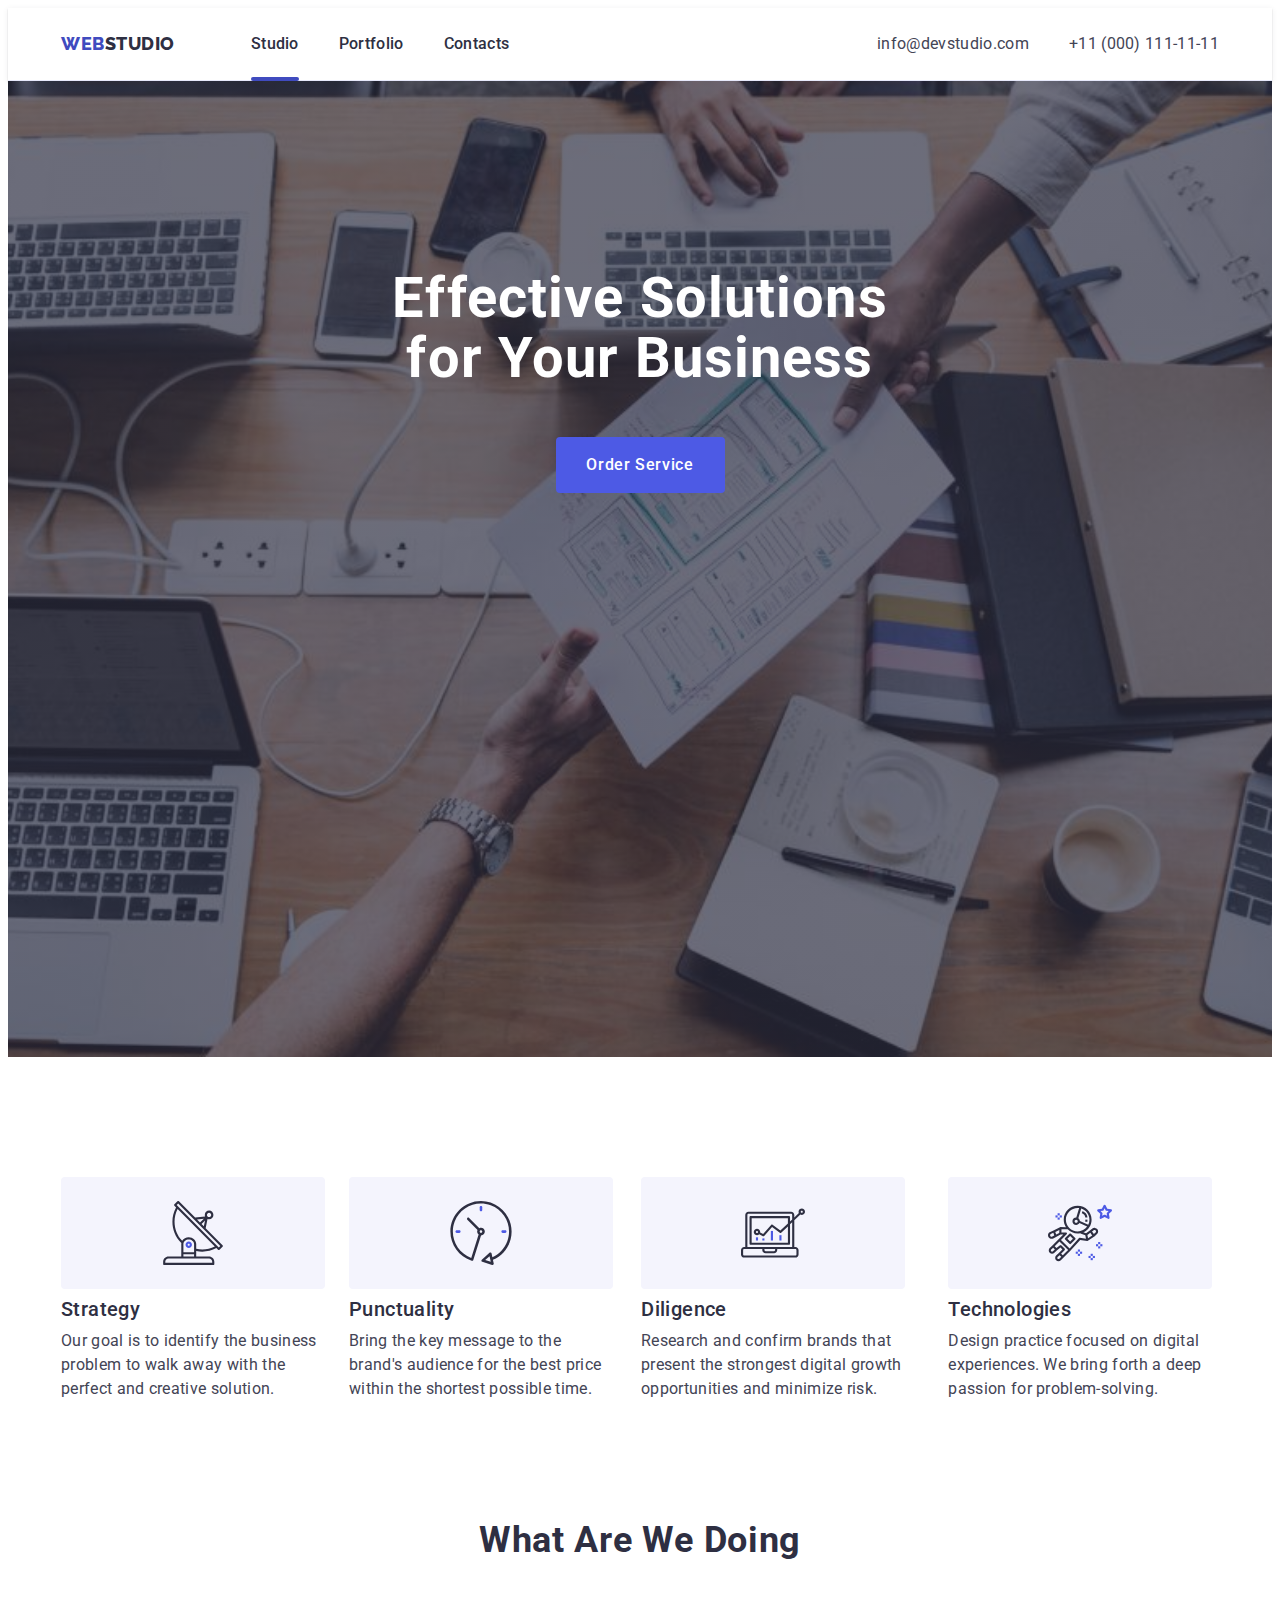
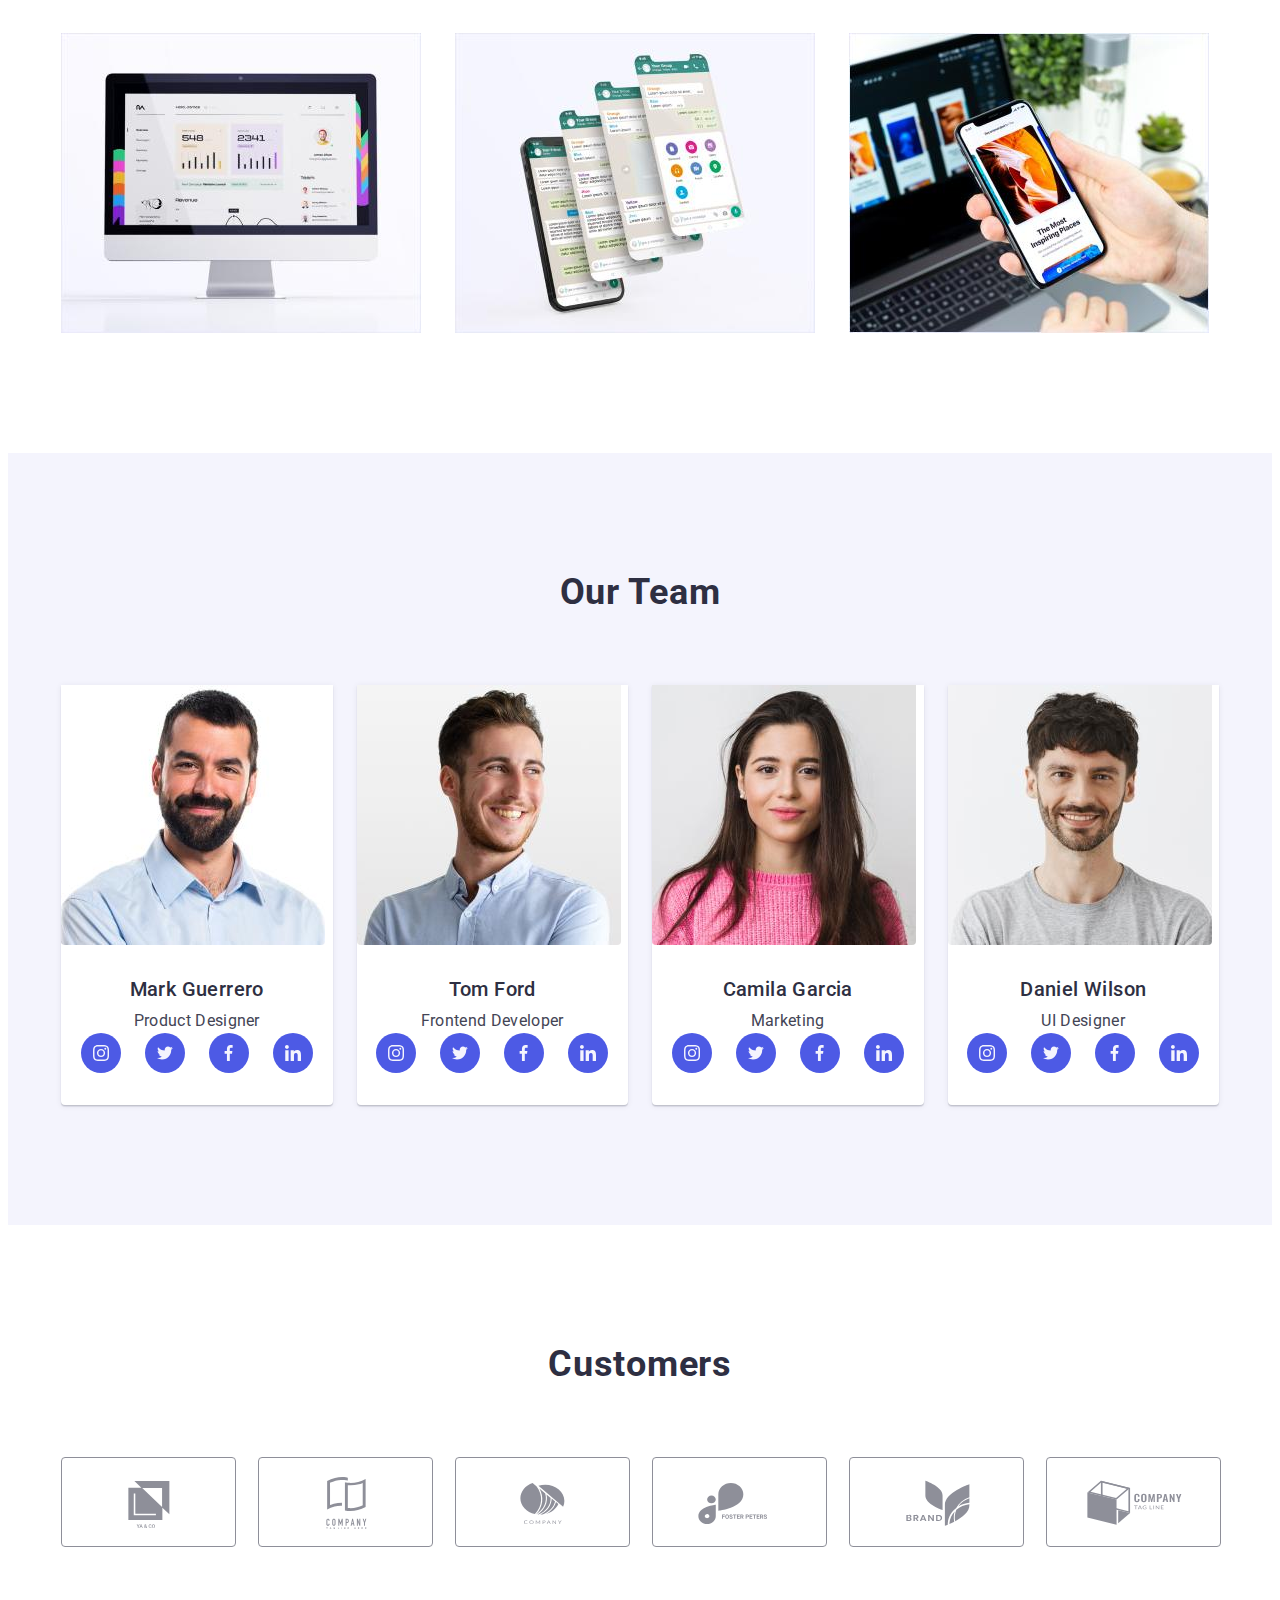
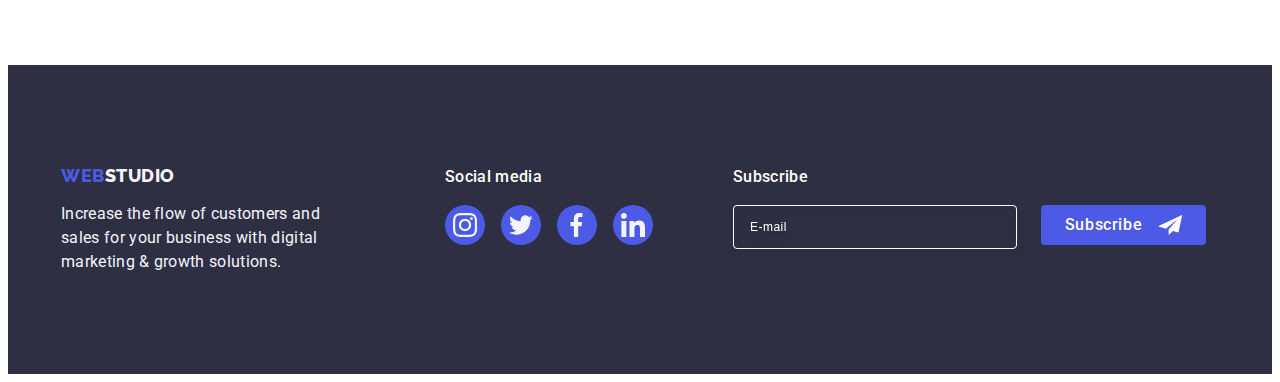
<file: index.html>
<!DOCTYPE html>
<html lang="en">
<head>
    <meta charset="UTF-8">
    <meta http-equiv="X-UA-Compatible" content="IE=edge">
    <meta name="viewport" content="width=device-width, initial-scale=1.0">
<link rel="preconnect" href="https://fonts.googleapis.com">
<link rel="preconnect" href="https://fonts.gstatic.com" crossorigin>
<link href="https://fonts.googleapis.com/css2?family=Roboto:wght@400;500;700;900&display=swap" rel="stylesheet">

<link rel="preconnect" href="https://fonts.googleapis.com">
<link rel="preconnect" href="https://fonts.gstatic.com" crossorigin>
<link href="https://fonts.googleapis.com/css2?family=Raleway:wght@800&display=swap" rel="stylesheet">

    <title> WebStudio</title>

    <link rel="stylesheet" href="https://cdnjs.cloudflare.com/ajax/libs/modern-normalize/2.0.0/modern-normalize.min.css"
        integrity="sha512-4xo8blKMVCiXpTaLzQSLSw3KFOVPWhm/TRtuPVc4WG6kUgjH6J03IBuG7JZPkcWMxJ5huwaBpOpnwYElP/m6wg=="
        crossorigin="anonymous" referrerpolicy="no-referrer">

    <link rel="stylesheet" href="./css/style.css">
</head>
<body>

    <header class="header">
        <div class="header-div container">
        
        <nav class="header-nav">
            <a href="./index.html" class="header-logo link"> Web<span class="title-blue">Studio</span></a>
    
    
            <ul class="header-menu list">
                <li class="header-menu-item"><a href="./index.html" class="header-menu-link link current">Studio</a></li>
                <li class="header-menu-item"><a href="./portfolio.html" class="header-menu-link link">Portfolio</a></li>
                <li class="header-menu-item"><a href="" class="header-menu-link link">Contacts</a></li>
    
            </ul>
        </nav>
        <address class="header-adddres">
    
            <ul class="header-contact list ">
                <li class="header-contact-item "><a href="mailto:info@devstudio.com"
                        class="header-contact-link link">info@devstudio.com</a>
                </li>
                <li class="header-contact-item "><a href="tel:+110001111111" class="header-contact-link link">+11 (000)
                        111-11-11</a>
    
                </li>
            </ul>
        </address>
        </div>
    </header>


    <main>
        <section id="home" class="hero">
            <div class="container">
            <h1 class="hero-title">Effective Solutions
            for Your Business</h1>
            <button 
                type="button" class="hero-buton" data-modal-open><data-modal-open>Order Service</data-modal-open></button>
        </div>
        </section>
        <section class="section-two">
            <div class="container">
            <h2 class="visually-hidden">title</h2>
            <ul class="section-two-ul list">
                <li class="section-two-list">
                    
                    <div class="section-wo-im">
                        <svg width="64" height="64">
                            <use href="./images/icons.svg#icon-antena"></use>
                        </svg>
                    </div>
                    <h3 class="main-secondtitle">Strategy</h3>
                    <p class="main-second-content">Our goal is to identify the business
                    problem to walk away with the perfect and creative solution.</p>
                </li>
            
                <li class="section-two-list">
                    <div class="section-wo-im">
                        <svg width="64" height="64">
                            <use href="./images/icons.svg#icon-clock"></use>
                        </svg>
                    </div>
                    <h3 class="main-secondtitle">Punctuality</h3>
                    <p class="main-second-content">Bring the key message to the brand's audience for the best price within the shortest possible time.</p>
                </li>
    
                <li class="section-two-list">
                    <div class="section-wo-im">
                        <svg width="64" height="64">
                            <use href="./images/icons.svg#icon-diagram"></use>
                        </svg>
                    </div>
                    <h3 class="main-secondtitle">Diligence</h3>
                    <p class="main-second-content">Research and confirm brands that present the strongest digital growth opportunities and minimize risk.</p>
                </li>
                <li class="section-two-list">
                <div class="section-wo-im">
                    <svg width="64" height="64">
                        <use href="./images/icons.svg#icon-astronaut"></use>
                    </svg>
                </div>
                    <h3 class="main-secondtitle">Technologies</h3>
                    <p class="main-second-content">Design practice focused on digital experiences. We bring forth a deep passion for problem-solving.</p>
                </li>
            
            </ul>
            </div>
        </section>
        <section class="section-three">
            <div class="container">
            <h2 class="section-title">What are we doing</h2>
            <ul class="section-ul list">
                <li class="section-list">
                    <img src="./images/im1.jpg" alt="im1" width="360">
                    
                </li>
                <li class="section-list">
                    <img src="./images/im2.jpg" alt="im2" width="360">
                    
                </li>
                <li class="section-list">
                    <img src="./images/im3.jpg" alt="im3" width="360">
                   
                </li>
               
            </ul>
            </div>
        </section>
        <section class="section-four">
            <div class="container">
            <h2 class="section-four-title">Our Team</h2>
                <ul class="section-four-ul list">
                    <li class="li-section">
                        
                        <img src="./images/im4.jpg" class="im-sec-for" alt="Mark Guerrero" width="264" >
                        <div class="four-div">
                        <h3 class="section-four-secondtitle">Mark Guerrero</h3>
                        <p class="section-four-text">Product Designer </p>
                        <ul class="four-ul">
                            <li class="four-li">
                                <a class="four-a" href="./">
                                <svg class="section-four-icon" width="16" height="16">
                                    <use href="./images/icons.svg#icon-insta"></use>
                                </svg>
                                </a>
                            </li>
                        
                        
                            <li class="four-li">
                                <a class="four-a" href="./">
                                    <svg class="section-four-icon" width="16" height="16">
                                        <use href="./images/icons.svg#icon-twitter"></use>
                                    </svg>
                                </a>
                            </li>
                        
                        
                            <li class="four-li">
                                <a class="four-a" href="./">
                                    <svg class="section-four-icon" width="16" height="16">
                                        <use href="./images/icons.svg#icon-facebook"></use>
                                    </svg>
                                </a>
                            </li>
                        
                            
                                <li class="four-li">
                                    <a class="four-a" href="./">
                                        <svg class="section-four-icon" width="16" height="16">
                                            <use href="./images/icons.svg#icon-in"></use>
                                        </svg>
                                    </a>
                                </li>
                            
                        </ul>
                         
                        


                    </div>
                    </li>
                    <li class="li-section">

                        <img src="./images/im5.jpg" class="im-sec-for" alt="Tom Ford" width="264">
                        <div class="four-div">
                        <h3 class="section-four-secondtitle">Tom Ford</h3>
                        <p class="section-four-text">Frontend Developer</p>
                        <ul class="four-ul">
                            <li class="four-li">
                                <a class="four-a" href="./">
                                    <svg class="section-four-icon" width="16" height="16">
                                        <use href="./images/icons.svg#icon-insta"></use>
                                    </svg>
                                </a>
                            </li>
                        
                        
                            <li class="four-li">
                                <a class="four-a" href="./">
                                    <svg class="section-four-icon" width="16" height="16">
                                        <use href="./images/icons.svg#icon-twitter"></use>
                                    </svg>
                                </a>
                            </li>
                        
                        
                            <li class="four-li">
                                <a class="four-a" href="./">
                                    <svg class="section-four-icon" width="16" height="16">
                                        <use href="./images/icons.svg#icon-facebook"></use>
                                    </svg>
                                </a>
                            </li>
                        
                            <li class="four-li">
                                <a class="four-a" href="./">
                                    <svg class="section-four-icon" width="16" height="16">
                                        <use href="./images/icons.svg#icon-in"></use>
                                    </svg>
                                </a>
                            </li>
                        
                        </ul>
                    </div>
                    </li>
                    <li class="li-section">
                        <img src="./images/im6.jpg" class="im-sec-for" alt="Camila Garcia" width="264">
                        <div class="four-div">
                        <h3 class="section-four-secondtitle">Camila Garcia</h3>
                        <p class="section-four-text">Marketing</p>
                        <ul class="four-ul">
                            <li class="four-li">
                                <a class="four-a" href="./">
                                    <svg class="section-four-icon" width="16" height="16">
                                        <use href="./images/icons.svg#icon-insta"></use>
                                    </svg>
                                </a>
                            </li>
                      
                            <li class="four-li">
                                <a class="four-a" href="./">
                                    <svg class="section-four-icon" width="16" height="16">
                                        <use href="./images/icons.svg#icon-twitter"></use>
                                    </svg>
                                </a>
                            </li>
                        
                            <li class="four-li">
                                <a class="four-a" href="./">
                                    <svg class="section-four-icon" width="16" height="16">
                                        <use href="./images/icons.svg#icon-facebook"></use>
                                    </svg>
                                </a>
                            </li>
                        
                            <li class="four-li">
                                <a class="four-a" href="./">
                                    <svg class="section-four-icon" width="16" height="16">
                                        <use href="./images/icons.svg#icon-in"></use>
                                    </svg>
                                </a>
                            </li>
                        
                        </ul>
                    </div>

                    </li>
                    <li class="li-section">
                        <img src="./images/im7.jpg" class="im-sec-for" alt="Daniel Wilson" width="264">
                        <div class="four-div">
                        <h3 class="section-four-secondtitle">Daniel Wilson</h3>
                        <p class="section-four-text">UI Designer</p>
                        <ul class="four-ul">
                            <li class="four-li">
                                <a class="four-a" href="./">
                                    <svg class="section-four-icon" width="16" height="16">
                                        <use href="./images/icons.svg#icon-insta"></use>
                                    </svg>
                                </a>
                            </li>
                       
                            <li class="four-li">
                                <a class="four-a" href="./">
                                    <svg class="section-four-icon" width="16" height="16">
                                        <use href="./images/icons.svg#icon-twitter"></use>
                                    </svg>
                                </a>
                            </li>
                       
                            <li class="four-li">
                                <a class="four-a" href="./">
                                    <svg class="section-four-icon" width="16" height="16">
                                        <use href="./images/icons.svg#icon-facebook"></use>
                                    </svg>
                                </a>
                            </li>
                       
                            <li class="four-li">
                                <a class="four-a" href="./">
                                    <svg class="section-four-icon" width="16" height="16">
                                        <use href="./images/icons.svg#icon-in"></use>
                                    </svg>
                                </a>
                            </li>
                        
                        </ul>
                    </div>
                    </li>
                </ul>
            </div>
            
        </section>
        <section class="section-five">
            
            <div class="container">
                <h2 class="five-title">Customers</h2>
                <ul class="five-ul">
                    <li class="five-ul-li">
                        <a class="five-link" href="./">
                        <svg class="five-icon" width="104" height="56">
                            <use href="./images/icons.svg#icon-kvadr"></use>
                        </svg>
                        </a>
                    </li>
                    <li class="five-ul-li">
                        <a class="five-link" href="./">
                            <svg class="five-icon" width="104" height="56">
                                <use href="./images/icons.svg#icon-list"></use>
                            </svg>
                        </a>
                    </li>
                    <li class="five-ul-li">
                        <a class="five-link" href="./">
                            <svg class="five-icon" width="104" height="56">
                                <use href="./images/icons.svg#icon-comp"></use>
                            </svg>
                        </a>
                    </li>
                    <li class="five-ul-li">
                        <a class="five-link" href="./">
                            <svg class="five-icon" width="104" height="56">
                                <use href="./images/icons.svg#icon-kaplya"></use>
                            </svg>
                        </a>
                    </li>
                    <li class="five-ul-li">
                        <a class="five-link" href="./">
                            <svg class="five-icon" width="104" height="56">
                                <use href="./images/icons.svg#icon-brand"></use>
                            </svg>
                        </a>
                    </li>
                    <li class="five-ul-li">
                        <a class="five-link" href="./">
                            <svg class="five-icon" width="104" height="56">
                                <use href="./images/icons.svg#icon-company"></use>
                            </svg>
                        </a>
                    </li>
                   
                    
      
                  </ul>      
            </div>
        </section>

    </main>
    <footer class="footer">
    <div class="footer-all container">
        <div class="footer-first ">
            <a href="./index.html" class="footer-logo link"> Web<span class="title-black">Studio</span></a>
        
            <p class="footer-text">Increase the flow of customers and sales for your business with digital marketing &
                growth solutions.</p>
        </div>
    <div class="footer-second">
        <p class="footer-par">Social media</p>
        
        <ul class="footer-ul">
            
            <li class="footer-li">
            <a class="footer-a" href="./">
            <svg class="footer-svg" width="24" height="24">
                <use href="./images/icons.svg#icon-insta"></use>
            </svg>
        </a>
    </li>
    <li class="footer-li">
        <a class="footer-a" href="./">
            <svg class="footer-svg" width="24" height="24">
                <use href="./images/icons.svg#icon-twitter"></use>
            </svg>
        </a>
        </li>
    <li class="footer-li">
        <a class="footer-a" href="./">
            <svg class="footer-svg" width="24" height="24">
                <use href="./images/icons.svg#icon-facebook"></use>
            </svg>
        </a>
        </li>
    <li class="footer-li">
        <a class="footer-a" href="./">
            <svg class="footer-svg" width="24" height="24">
                <use href="./images/icons.svg#icon-in"></use>
            </svg>
        </a>
        </li>
        </ul>
    </div>
    <div class="footer-div">
        <p class="footer-par">Subscribe</p>
        
            <form class="footer-form">
                <label class="footer-label">
                    <input type="email" name="us-email" class="footer-par-li" placeholder="E-mail">   
                </label>
                <button type="submit" class="footer-form-btn">Subscribe
                    <svg class="sb-svg" width="24" height="24">
                        <use href="./images/icons.svg#icon-fly"></use>
                    </svg>
                </button>
            </form>
        
        
    </div>
    </div>
    </footer>
    <div class="modal-window is-hidden" data-modal>
        
        
        <div class="modal">
            <button type="button" class="modal-btn" data-modal-close>
            <svg class="cl-svg" width="8" height="8">
                <use href="./images/icons.svg#icon-cross"></use>
            </svg>
            </button>
            <p class="modal-title">Leave your contacts and we will call you back</p>
            
            <form class="form" name="issue_report_form" autocomplete="off">
                <div class="modal-field">
                <label class="form-label" for="user-name">
                    Name
                    </label>
                    <div class="input-div-svg">
                    <input class="form-input" 
                    type="text" 
                    id="user-name" 
                    name="user-name"
                    required
                    minlength="2" />
                <svg class="input-svg" width="18" height="24">
                    <use href="./images/icons.svg#icon-contact"></use>
                </svg>
                    </div>
                
                </div>
                <div class="modal-field">
                <label for="user-phone" class="form-label">
                    Phone
                    </label>
                    <div class="input-div-svg">
                    <input
                    id="user-phone"
                    class="form-input" type="tel" name="user-phone" required/>
                    <svg class="input-svg" width="18" height="24">
                        <use href="./images/icons.svg#icon-phone"></use>
                    </svg>
                    </div>
                
                </div>
                <div class="modal-field">
                <label for="user-email" class="form-label">
                    Email
                </label>
                    <div class="input-div-svg">
                    <input 
                    id="user-email"
                    class="form-input" type="email" name="user-email" />
                    <svg class="input-svg" width="18" height="24">
                        <use href="./images/icons.svg#icon-email"></use>
                    </svg>
                
                </div>
                </div>
                <div class="modal-field-com">
                
                <label for="user-comment" class="form-label">
                    Comment
                    </label>
                    <textarea 
                    id="user-comment"
                    class="form-textarea" name="user-comment" placeholder="Text input" rows="5">
                    </textarea>
                
                </div>
                <div class="check">
                    <input class="check-input visually-hidden"
                     id="user-privacy" 
                    type="checkbox"
                    value="true" 
                    name="user-privacy" >
                <label for="user-privacy" class="check-label">
                    <span class="label-span">
                        <svg class="span-svg" width="10" height="8">
                            <use href="./images/icons.svg#icon-Checkbox">
                            </use>
                        </svg>
                    </span>
                
                    I accept the terms and conditions of the
                    <a href="./" class="footer-link">Privacy Policy</a>
                </label>
                </div>
                <button type="submit" class="footer-buton">Send</button>

            </form>

           
            
            

        
        
        </div>
        
    </div>
    <script src="./js/modal.js"></script>
</body>

</html>
</file>
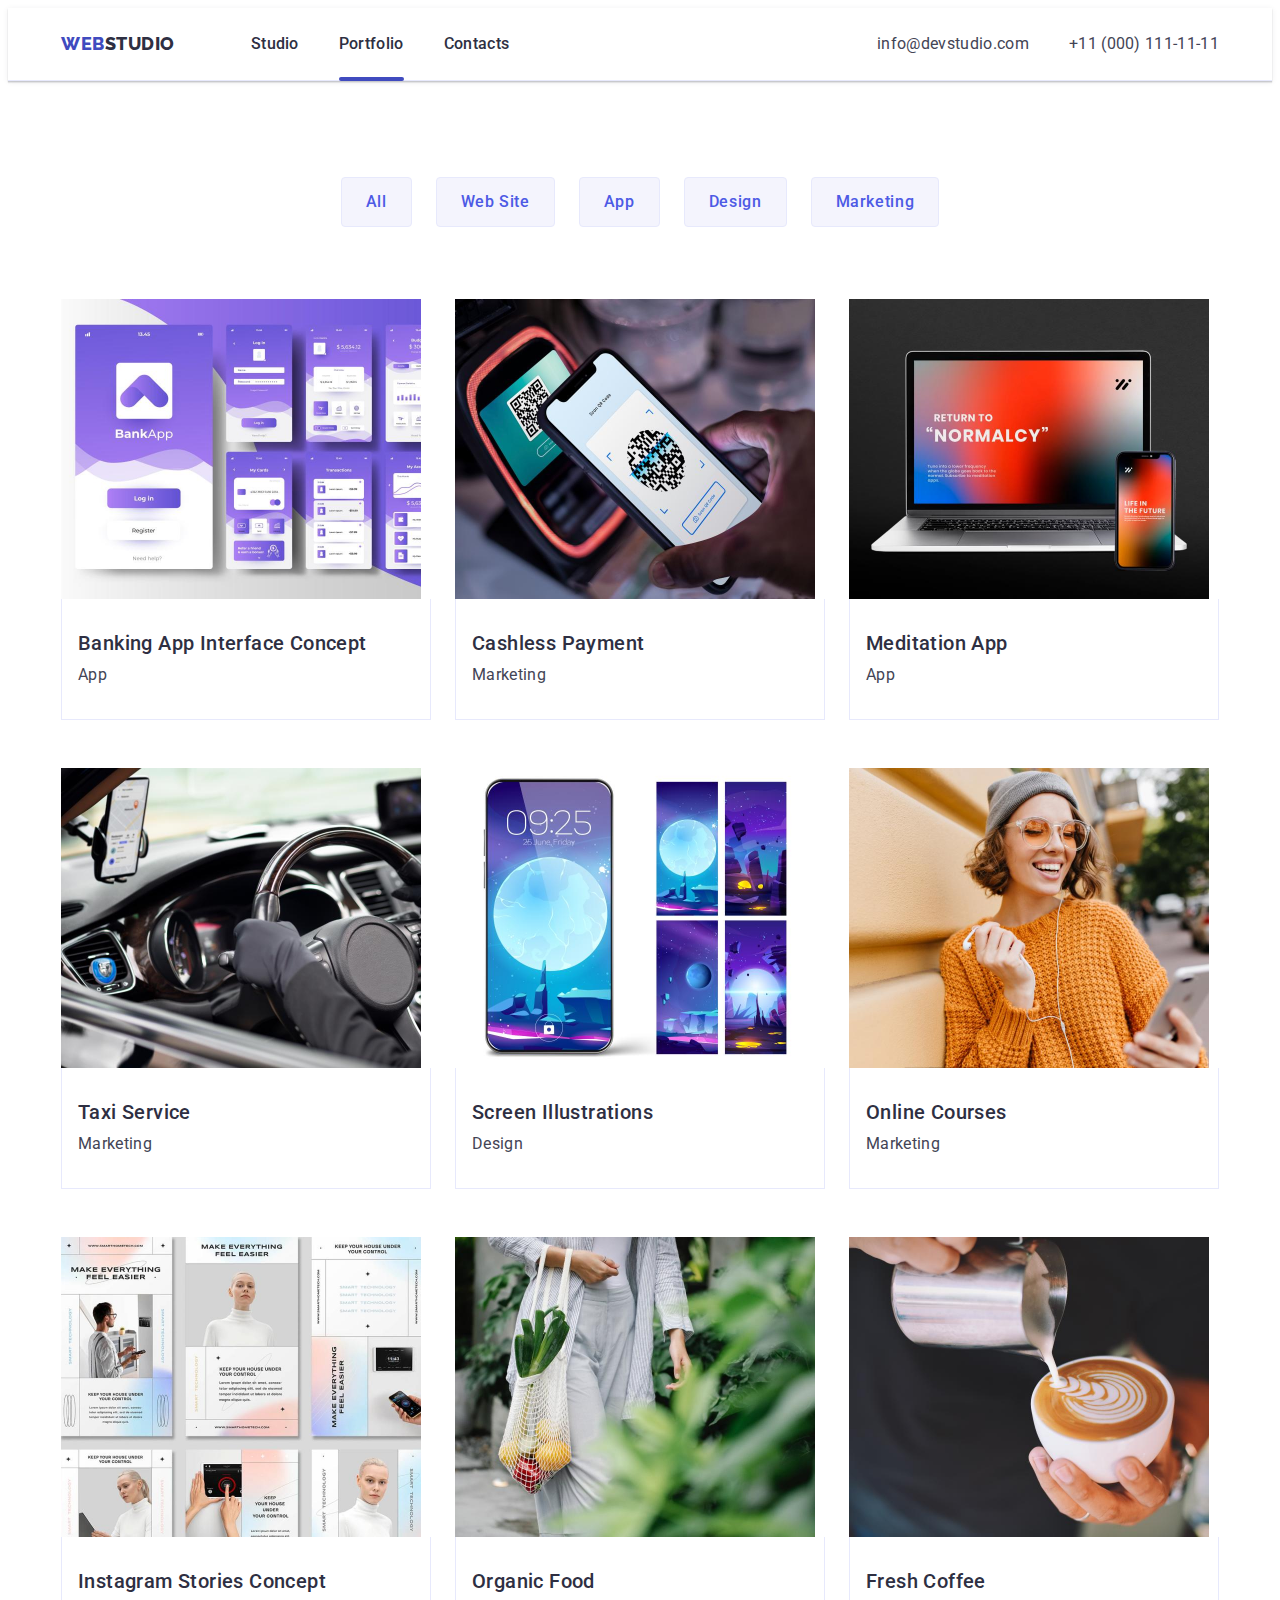
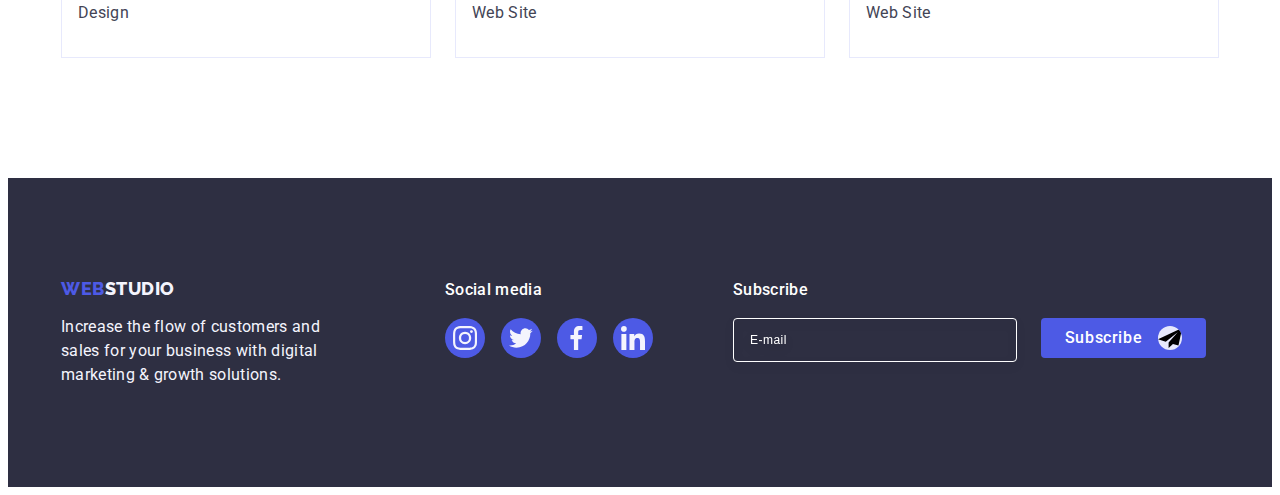
<file: portfolio.html>
<!DOCTYPE html>
<html lang="en">

<head>
    <meta charset="UTF-8">
    <meta http-equiv="X-UA-Compatible" content="IE=edge">
    <meta name="viewport" content="width=device-width, initial-scale=1.0">
    <link rel="preconnect" href="https://fonts.googleapis.com">
    <link rel="preconnect" href="https://fonts.gstatic.com" crossorigin>
    <link href="https://fonts.googleapis.com/css2?family=Roboto:wght@400;500;700;900&display=swap" rel="stylesheet">

    <link rel="preconnect" href="https://fonts.googleapis.com">
    <link rel="preconnect" href="https://fonts.gstatic.com" crossorigin>
    <link href="https://fonts.googleapis.com/css2?family=Raleway:wght@800&display=swap" rel="stylesheet">



    <title> WebStudio</title>

    <link rel="stylesheet" href="https://cdnjs.cloudflare.com/ajax/libs/modern-normalize/2.0.0/modern-normalize.min.css"
        integrity="sha512-4xo8blKMVCiXpTaLzQSLSw3KFOVPWhm/TRtuPVc4WG6kUgjH6J03IBuG7JZPkcWMxJ5huwaBpOpnwYElP/m6wg=="
        crossorigin="anonymous" referrerpolicy="no-referrer" />

    <link rel="stylesheet" href="./css/style.css">
</head>

<body>

<header class="header">
    <div class="header-div container">

        <nav class="header-nav">
            <a href="./index.html" class="header-logo link"> Web<span class="title-blue">Studio</span></a>


            <ul class="header-menu list">
                <li class="header-menu-item"><a href="./index.html" class="header-menu-link link ">Studio</a></li>
                <li class="header-menu-item"><a href="./portfolio.html" class="header-menu-link link current">Portfolio</a></li>
                <li class="header-menu-item"><a href="" class="header-menu-link link">Contacts</a></li>

            </ul>
        </nav>
        <address class="header-adddres">

            <ul class="header-contact list ">
                <li class="header-contact-item "><a href="mailto:info@devstudio.com"
                        class="header-contact-link link">info@devstudio.com</a>
                </li>
                <li class="header-contact-item "><a href="tel:+110001111111" class="header-contact-link link">+11 (000)
                        111-11-11</a>

                </li>
            </ul>
        </address>
    </div>
</header>

    <main>
        <section class="portfolio-section">
            <div class="container">
            <h1 class="visually-hidden">title</h1>
            
            <ul class="main-portfolio-button list">
                <li>
                    <button type="button" class="main-portfolio-but">All </button>
                </li>
                <li>
                    <button  type="button" class="main-portfolio-but">Web Site</button>
                </li>
                <li>
                    <button  type="button" class="main-portfolio-but">App</button>
                </li>
                <li>
                    <button  type="button" class="main-portfolio-but">Design</button>
                
                </li>
                <li>
                    <button  type="button" class="main-portfolio-but">Marketing</button>
                </li>
            </ul>
            <ul class="port-ul-sec list">
                <li class="second-ul-port">
                   
                    <a href="./" class="main-link link" >
                    <div class="main-img">
                    <img src="./images/image.jpg" alt="0" width="360" height="300">
                    <p class="main-div-p">14 Stylish and User-Friendly App Design Concepts · Task Manager App · Calorie Tracker App · Exotic Fruit Ecommerce App ·
                    Cloud Storage App</p>
                    </div>
                    <div class="port-div">
                    <h2 class="perfomer-title">Banking App Interface Concept</h2>
                    <p class="portfolio-text">App</p>
                </div>
                </a>
                
                </li>
                <li class="second-ul-port">
                    <a href="./" class="main-link link">
                    <div class="main-img">
                    <img src="./images/image11.jpg" alt="1" width="360" height="300">
                <p class="main-div-p">14 Stylish and User-Friendly App Design Concepts · Task Manager App · Calorie Tracker App · Exotic Fruit Ecommerce App ·
                Cloud Storage App</p>    
                </div>
                    <div class="port-div">
                    <h2 class="perfomer-title">Cashless Payment</h2>
                    <p class="portfolio-text">Marketing</p>
                    </div>
                </a>
                </li>

                <li class="second-ul-port">
                    <a href="./" class="main-link link">
                        <div class="main-img">
                    <img src="./images/image22.jpg" alt="2" width="360" height="300">
                    <p class="main-div-p">14 Stylish and User-Friendly App Design Concepts · Task Manager App · Calorie Tracker App · Exotic Fruit Ecommerce App ·
                    Cloud Storage App</p>
                </div>
                    <div class="port-div">
                    <h2 class="perfomer-title">Meditation App</h2>
                    <p class="portfolio-text">App</p>
                    </div>
                </a>
                </li>
                <li class="second-ul-port">
                    <a href="./" class="main-link link">
                        <div class="main-img">
                    <img src="./images/image33.jpg" alt="3" width="360" height="300">
                    <p class="main-div-p">14 Stylish and User-Friendly App Design Concepts · Task Manager App · Calorie Tracker App · Exotic Fruit Ecommerce App ·
                    Cloud Storage App</p>
                </div>
                    <div class="port-div">
                    <h2 class="perfomer-title">Taxi Service</h2>
                    <p class="portfolio-text">Marketing</p>
                    </div>
                </a>
                </li>
                <li class="second-ul-port">
                    <a href="./" class="main-link link">
                        <div class="main-img">
                    <img src="./images/image44.jpg" alt="4" width="360" height="300">
                    <p class="main-div-p">14 Stylish and User-Friendly App Design Concepts · Task Manager App · Calorie Tracker App · Exotic Fruit Ecommerce App ·
                    Cloud Storage App</p>
                </div>
                    <div class="port-div">
                    <h2 class="perfomer-title">Screen Illustrations</h2>
                    <p class="portfolio-text">Design</p>
                    </div>
                </a>
                </li>
                <li class="second-ul-port">
                    <a href="./" class="main-link link">
                        <div class="main-img">
                    <img src="./images/image55.jpg" alt="5" width="360" height="300">
                    <p class="main-div-p">14 Stylish and User-Friendly App Design Concepts · Task Manager App · Calorie Tracker App · Exotic Fruit Ecommerce App ·
                    Cloud Storage App</p>
                </div>
                    <div class="port-div">
                    <h2 class="perfomer-title">Online Courses</h2>
                    <p class="portfolio-text">Marketing</p>
                    </div>
                </a>
                </li>
                <li class="second-ul-port">
                    <a href="./" class="main-link link">
                        <div class="main-img">
                    <img src="./images/image66.jpg" alt="6" width="360" height="300">
                    <p class="main-div-p">14 Stylish and User-Friendly App Design Concepts · Task Manager App · Calorie Tracker App · Exotic Fruit Ecommerce App ·
                    Cloud Storage App</p>
                </div>
                    <div class="port-div">
                    <h2 class="perfomer-title">Instagram Stories Concept</h2>
                    <p class="portfolio-text">Design</p>
                    </div>
                </a>
                </li>
                <li class="second-ul-port">
                    <a href="./" class="main-link link" >
                        <div class="main-img">
                    <img src="./images/image77.jpg" alt="7" width="360" height="300">
                    <p class="main-div-p">14 Stylish and User-Friendly App Design Concepts · Task Manager App · Calorie Tracker App · Exotic Fruit Ecommerce App ·
                    Cloud Storage App</p>
                </div>
                    <div class="port-div">
                    <h2 class="perfomer-title">Organic Food</h2>
                    <p class="portfolio-text">Web Site</p>
                </div>
                
                </a>
                </li>
                <li class="second-ul-port">
                    <a href="./" class="main-link link">
                        <div class="main-img">
                    <img src="./images/image88.jpg" alt="8" width="360" height="300">
                    <p class="main-div-p">14 Stylish and User-Friendly App Design Concepts · Task Manager App · Calorie Tracker App · Exotic Fruit Ecommerce App ·
                    Cloud Storage App</p>
                </div>
                    <div class="port-div">
                    <h2 class="perfomer-title">Fresh Coffee</h2>
                    <p class="portfolio-text">Web Site</p>
                </div>
                </a>
                </li>
            </ul>
            </div>
        </section>

    </main>
    <footer class="footer">
        <div class="footer-all container">
            <div class="footer-first ">
                <a href="./index.html" class="footer-logo link"> Web<span class="title-black">Studio</span></a>
    
                <p class="footer-text">Increase the flow of customers and sales for your business with digital marketing &
                    growth solutions.</p>
            </div>
            <div class="footer-second">
                <p class="footer-par">Social media</p>
    
                <ul class="footer-ul">
    
                    <li class="footer-li">
                        <a class="footer-a" href="./">
                            <svg class="footer-svg" width="24" height="24">
                                <use href="./images/icons.svg#icon-insta"></use>
                            </svg>
                        </a>
                    </li>
                    <li class="footer-li">
                        <a class="footer-a" href="./">
                            <svg class="footer-svg" width="24" height="24">
                                <use href="./images/icons.svg#icon-twitter"></use>
                            </svg>
                        </a>
                    </li>
                    <li class="footer-li">
                        <a class="footer-a" href="./">
                            <svg class="footer-svg" width="24" height="24">
                                <use href="./images/icons.svg#icon-facebook"></use>
                            </svg>
                        </a>
                    </li>
                    <li class="footer-li">
                        <a class="footer-a" href="./">
                            <svg class="footer-svg" width="24" height="24">
                                <use href="./images/icons.svg#icon-in"></use>
                            </svg>
                        </a>
                    </li>
                </ul>
            </div>
            <div class="footer-div">
                <p class="footer-par">Subscribe</p>
                
                    <form class="footer-form">
                        <label class="footer-label">
                            <input type="email" name="us-email" class="footer-par-li" placeholder="E-mail">
                        </label>
                        <button type="submit" class="footer-form-btn">Subscribe
                            <svg class="btn-svg" width="24" height="24">
                                <use href="./images/icons.svg#icon-fly"></use>
                            </svg>
                        </button>
                    </form>
                
    
            </div>
        </div>
    </footer>
</body>

</html>
</file>
<file: css/style.css>
head{
    font-family: "Raleway", sans-serif
}


img {
    display: block;
}

:root{
    --title-color: #2E2F42;
    --back-but: #4D5AE5;
    --white: #f4f4fd;
    --footer: #FFFFFF;
    --check: #8e8f99;
    --btn: #404bbf;

}

p, h1,h2,h3,h4,h5,h6 {
    margin-top: 0;
    margin-bottom: 0;
}


body {
    font-family: "Roboto", sans-serif;
    color: #434455;
    background-color: #FFFFFF;
}

.container{
    width: 1158px;
    padding: 0 15px;
    margin: 0 auto;
}



.header-div{
    display: flex;
    align-items: center;
}

.link {
    text-decoration: none;
}

.header {
    border-bottom: 1px solid #e7e9fc;
    box-shadow:0px 2px 1px rgba(46, 47, 66, 0.08), 0px 1px 1px rgba(46, 47, 66, 0.16), 0px 1px 6px rgba(46, 47, 66, 0.08);

}

.header-nav {
    display: flex;
    align-items: center;
}

.header-logo {
    font-family: "Raleway", sans-serif;
    text-transform: uppercase;
    font-weight: 800;
    font-size: 18px;
    line-height: 1.17;
    color: #404bbf;
    margin-right: 76px;
    letter-spacing: 0.03em;
    
}

.current::after{
    content:"";
    position: absolute;
    left: 0;
    bottom: -1px;
    height: 4px;
    background-color: #404bbf;
    border-radius: 2px;
    width: 100%;
    color: #404bbf;
}

.current {
    position: relative;
    color: #404bbf;
}

.header-menu-span {
    color: var(--title-color);
}

.header-menu-item{
    display: flex;
    gap: 40px;
}

.title-blue{
    color:var(
        --title-color
    );


}



.list{
    text-decoration: none;
    margin-top: 0;
    margin-bottom: 0;
    padding-left: 0;
    display: flex;
    gap: 40px;
    justify-content: center;
}

ul{
    list-style: none;
    margin: 0;
    padding: 0;
}


.header-menu-link{
    
    padding: 24px 0;
    font-weight: 500;
    font-size: 16px;
    line-height: 24px;
    letter-spacing: 0.02em;
    color:var(--title-color);
    position: relative;
    
        transition: color 250ms cubic-bezier(0.4, 0, 0.2, 1);




}

.header-menu-link:hover, .header-menu-link:focus {
    color: #404bbf;
}
.header-contact-link:hover, .header-contact-link:focus {
    color: #404bbf;

}

.header-adddres {
    font-style: normal;
    margin-left: auto;
}




.header-contact-link{
    font-weight: 400;
    font-size: 16px;
    line-height: 24px;
    letter-spacing: 0.02em;
    color: #434455;
    transition: color 250ms cubic-bezier(0.4, 0, 0.2, 1);


}


.section-four-text span{
    display: block;
    width: 38px;
    height: 38px;
    background-color: #4D5AE5;
    border-radius: 50%;
    margin-right: 24px;
    margin-bottom: 32px;

}

.hero {
    background-color: #2E2F42;
    padding: 188px 0;
    text-align: center;
    background-image: linear-gradient(rgba(46, 47, 66, 0.7), rgba(46, 47, 66, 0.7)), url(../images/bgim.jpg);
    max-width: 1440px;
    background-repeat: no-repeat;
    background-position: center;
    background-size: cover;
    height: 600px;
    margin: 0 auto;
    
}




.hero-title{
    font-weight: 700;
    font-size: 56px;
    line-height: 1.07;
    text-align: center;
    letter-spacing: 0.02em;
    color: #FFFFFF;
    max-width: 496px;
   margin: 0 auto;
   margin-bottom: 48px;

}

.hero-buton{
    font-family: "Roboto", sans-serif;
    background-color: var(--back-but);
    font-weight: 500;
    font-size: 16px;
    letter-spacing: 0.04em;
    color: #FFFFFF;
    font-family: "Roboto", sans-serif;
    cursor: pointer;
    line-height: 1.5;

    min-width: 169px;
    height: 56px;
    border: none;
    border-radius: 4px;
    cursor: pointer;
    transition: background-color 250ms cubic-bezier(0.4, 0, 0.2, 1);

}

.hero-buton:hover, .hero-buton:focus {
    background-color: #404BBF
}


.section-two{
    padding: 120px 0;

}


.section-two-ul{
    display: flex;
    gap: 24px;

}

.section-two-list{
    width: calc((100%-72px)/4);
}

.section-three{
    padding-bottom: 120px;

}

.main-secondtitle {
    font-weight: 500;
    font-size: 20px;
    letter-spacing: 0.02em;
    color:var(--title-color);
    line-height: 1.2;
    margin-bottom: 8px;

}

.section-four-icon{
    position: absolute;
    fill: var(--white);

}


.section-five{
    padding-top: 120px;
    padding-bottom: 120px;
}

.four-ul{
    display: flex;
    justify-content: center;
    gap: 24px;
    padding-left: 0;
    

}

.four-a{
    width: 100%;
    height: 100%;
    background-color: #4d5ae5;
    border-radius: 50%;
    display: flex;
    align-items: center;
    justify-content: center;
    margin: auto;
    transition: background-color 250ms cubic-bezier(0.4, 0, 0.2, 1);
      
    

}

.four-a:hover, .four-a:focus {
    background-color: #404bbf;
}



.four-li{
    width: 40px;
    height: 40px;
    display: flex;
    background-color: 250ms cubic-bezier(0.4, 0, 0.2, 1);
        
        
}

.main-portfolio-button{
    margin-bottom: 72px;
    gap: 24px;
    
}


.five-title {
    color: #2E2F42;
    font-weight: 700;
    font-size: 36px;
    line-height: 1.11;
    text-align: center;
    letter-spacing: 0.02em;
    text-transform: capitalize;

    margin-bottom: 72px;

}
.five-ul {
    display: flex;
    gap: 24px;
    padding-left: 0;
    margin: 0;

}


.five-ul-li{
    width: calc((100% - 120px) / 6);
    height: 88px;
    transition: border-color 250ms cubic-bezier(0.4, 0, 0.2, 1),
        color 250ms cubic-bezier(0.4, 0, 0.2, 1);
}





.five-link{
    width: 100%;
    height: 100%;
    border: 1px solid #8e8f99;
    border-radius: 4px;
    display: flex;
    align-items: center;
    justify-content: center;
    color: #8e8f99;
    transition: border-color 250ms cubic-bezier(0.4, 0, 0.2, 1), color 250ms cubic-bezier(0.4, 0, 0.2, 1);
}

.five-link:hover, .five-link:focus {
    color: #404bbf;
    border-color: #404bbf;
    box-shadow:0px 1px 6px rgba(46, 47, 66, 0.08), 0px 1px 1px rgba(46, 47, 66, 0.16), 0px 2px 1px rgba(46, 47, 66, 0.08);
}



.section-wo-im{
    width: 264px;
    display: flex;
    align-items: center;
    justify-content: center;
    margin-bottom: 8px;
    height: 112px;
    left: 0px;
    top: 0px;
    background: #F4F4FD;
    border-radius: 4px;

}

.main-second-content {
    font-weight: 400;
    font-size: 16px;
    letter-spacing: 0.02em;
    color:#434455;
    line-height: 1.5;
 }
.section-title{
    font-weight: 700;
    font-size: 36px;
    text-align: center;
    letter-spacing: 0.02em;
    text-transform: capitalize;
    color:var(--title-color);
    line-height: 1.11;
    margin-bottom: 72px;


}
 

.section-ul{
    display: flex;
    gap: 24px;
}

.section-list{
    width: calc((100% - 48px) / 3);
}


.section-four-title{
    margin-bottom: 72px;

    font-weight: 700;
    font-size: 36px;
    text-align: center;
    letter-spacing: 0.02em;
    text-transform: capitalize;
    color:var(--title-color);
    line-height: 1.11;
}


.section-four {
    background-color: #F4F4FD;
    padding: 120px 0;

}

.section-four-ul{
    display: flex;
    gap: 24px;
    
}


.section-four-secondtitle{
    font-weight: 500;
        font-size: 20px;
        letter-spacing: 0.02em;
        color: var(--title-color);
    line-height: 1.2;
    background-color: #FFFFFF;
    text-align: center;
    margin-bottom: 8px;
    text-align: center;
}

.section-four-text {
         font-size: 16px;
        letter-spacing: 0.02em;
    color: #434455;
    line-height: 1.5;
    text-align: center;


}

.footer-text {
    font-weight: 400;
        font-size: 16px;
        letter-spacing: 0.02em;
     color: #F4F4FD;
     line-height: 1.5;
    max-width: 264px;
}

.perfomer-title{
    font-weight: 500;
        font-size: 20px;
        letter-spacing: 0.02em;
    line-height: 1.2;
    margin-bottom: 8px;
        color: var(--title-color);
}

.li-section {
    background-color: #FFFFFF;
    width: calc((100% - 72px) / 4);
    
    box-shadow: 0px 1px 6px rgba(46, 47, 66, 0.08),
        0px 1px 1px rgba(46, 47, 66, 0.16),
        0px 2px 1px rgba(46, 47, 66, 0.08);
    border-radius: 0px 0px 4px 4px;
    
    transition: background-color 250ms cubic-bezier(0.4, 0, 0.2, 1);
}

.portfolio-text{
    font-size: 16px;
    letter-spacing: 0.02em;
    color: #434455;
    line-height: 1.5;

}

.im-sec-for{
    border-radius: 0px 0px 4px 4px;

}

.main-portfolio-but {
    font-family: "Roboto", sans-serif;
    font-weight: 500;
        font-size: 16px;
        letter-spacing: 0.04em;
        line-height: 1.5;
        color: #4d5ae5;
        background-color: #F4F4FD;
    font-family: "Roboto", sans-serif;
    cursor: pointer;
    padding: 12px 24px;
    border: 1px solid #e7e9fc;
    border-radius: 4px;
    transition: color 250ms cubic-bezier(0.4, 0, 0.2, 1),
            background-color 250ms cubic-bezier(0.4, 0, 0.2, 1),
            border-color 250ms cubic-bezier(0.4, 0, 0.2, 1),
            box-shadow 250ms cubic-bezier(0.4, 0, 0.2, 1);
}


.second-ul-port{
    width: calc((100% - 48px) / 3);

}


.visually-hidden{
    position: absolute;
    width: 1px;
    height: 1px;
    margin: -1px;
    border: 0;
    padding: 0;
    white-space: nowrap;
    clip-path: inset(100%);
    clip: rect(0 0 0 0);
    overflow: hidden;
}


.port-div{
    padding: 32px 16px;
    border: 1px solid #e7e9fc;
    border-top: none;


}

.port-ul-sec{
    flex-wrap: wrap;
    column-gap: 24px;
    row-gap: 48px;

}

.four-div{
    
    padding: 32px 0;
}



.main-portfolio-but:hover, .main-portfolio-but:focus {
    background-color: #404BBF;
    color: #FFFFFF;
    box-shadow: 0px 3px 1px rgba(0, 0, 0, 0.1), 0px 2px 1px rgba(0, 0, 0, 0.08), 0px 2px 2px rgba(0, 0, 0, 0.12);
    border: 1px solid transparent;

}

.footer {
    background-color:var(--title-color);
    padding: 100px 0;

}

.title-black{
    color: #F4F4FD;
}


.footer-logo {
    font-family: "Raleway", sans-serif;
    text-transform: uppercase;
    font-weight: 800;
    font-size: 18px;
    line-height: 1.17;
    color: #4d5ae5;
    margin-right: 76px;
    letter-spacing: 0.03em;
    display: inline-block;
    margin-bottom: 16px;

}

.portfolio-section{
    padding-top: 96px;
    padding-bottom: 120px;
}



.footer-a {
    width: 100%;
        height: 100%;
        background-color: #4d5ae5;
        border-radius: 50%;
        display: flex;
        align-items: center;
        justify-content: center;
        transition: background-color 250ms cubic-bezier(0.4, 0, 0.2, 1)
}

.footer-a:hover{
    background-color: #31d0aa;
}  
.footer-a:focus{
    background-color: #31d0aa;
}


.footer-svg{
    fill: var(--white);

}


.footer-first{
    
    margin-right: 120px;
    
}

.footer-par{
    font-weight: 500;
    font-size: 16px;
    line-height: 1.5;
    letter-spacing: 0.02em;
    color: var(--footer);
    margin-bottom: 16px;

}

.footer-ul{
    display: flex;
    gap: 16px;

}

.footer-li {
    width: 40px;
    height: 40px;

}



.main-link{
    display: block;
    transition: box-shadow 250ms cubic-bezier(0.4, 0, 0.2, 1);
    
    
}

.main-link:hover .main-div-p, .main-link:focus .main-div-p{
    transform: translateY(0%);
    
}

.main-link:hover,
.main-link:focus {

    box-shadow:0px 1px 6px rgba(46, 47, 66, 0.08), 0px 1px 1px rgba(46, 47, 66, 0.16), 0px 2px 1px rgba(46, 47, 66, 0.08);
}


.main-img{
    position: relative;
    overflow: hidden;
}

.main-div-p{
    position: absolute;
    top: 0;
    font-size: 16px;
    line-height: 1.5;
    letter-spacing: 0.02em;
    color: var(--white);
    padding: 40px 32px;
    background-color: #4d5ae5;
    height: 100%;
    width: 100%;
    transform: translateY(100%);
    transition: transform 250ms cubic-bezier(0.4, 0, 0.2, 1);
}

.footer-all{
    display: flex;
    align-items: baseline;
}

.footer-par-li{
    width: 264px;
    height: 40px;
    border: 1px solid var(--footer);
    background-color: transparent;
    font-size: 12px;
    line-height: 1.5;
    letter-spacing: 0.04em;
    padding-left: 16px;
    filter: drop-shadow(0px 4px 4px rgba(0, 0, 0, 0.15));
    border-radius: 4px;
    color: var(--footer);
}
.footer-par-li::placeholder{
    color: var(--footer);
}

.footer-form-btn{
    min-width: 165px;
    color: var(--footer);
    height: 40px;
    display: flex;
    justify-content: center;
    align-items: center;
    font-family: "Roboto", sans-serif;
    font-size: 16px;
    font-weight: 500;
    line-height: 1.5;
    letter-spacing: 0.04em;
    column-rule: var(--footer);
    cursor:pointer;
    background-color: #4D5AE5;
    border: none;
    border-radius: 4px;

}

.btn-svg{
    margin-left: 16px;

}


.footer-div{
    margin-left: 80px;
}

.par-li{
    display: block;
    color: var(--footer);
    width: 264px;
    height: 40px;
}


.footer-form{
    display: flex;
    gap: 24px;
}

.sb-svg{
    
    margin-left: 16px;
    fill: var(--footer);
    

}

/*Modal window*/
.modal-window{
    
    
    position: fixed;
    top: 0;
    left: 0;
    width: 100%;
    height: 100%;
    background-color: rgba(46, 47, 66, 0.4);
    transition: opacity 250ms cubic-bezier(0.4, 0, 0.2, 1), visibility 250ms cubic-bezier(0.4, 0, 0.2, 1);
}

.modal-field{
    margin-bottom: 8px;
}

.modal{
    padding-top: 72px; 
    padding-right: 24px;
    padding-bottom: 24px; 
    padding-left: 24px; 
     transform: translate(-50%, -50%) scale(1); transition: transform 250ms cubic-bezier(0.4, 0, 0.2, 1);
     width: 408px;
     min-height: 584px;
    background: #fcfcfc;
     border-radius: 5px;
     position: absolute;
     top: 50%;
    left:50%;
     transform: transform 250ms cubic-bezier(0.4, 0, 0.2, 1);
    box-shadow:0px 1px 1px rgba(0, 0, 0, 0.14), 0px 1px 3px rgba(0, 0, 0, 0.12), 0px 2px 1px rgba(0, 0, 0, 0.2);
    border-radius: 4px;
    
}


.modal-btn{
    position: absolute; 
    top: 24px; 
    right: 24px;
    
    width: 24px;
    height: 24px;
    border-radius: 50%;
    display: flex;
    align-items: center;
    justify-content: center;
    background-color: #e7e9fc;
    border: 1px solid rgba(0, 0, 0, 0.1);
    cursor: pointer;
    transition: background-color 250ms cubic-bezier(0.4, 0, 0.2, 1), border 250ms cubic-bezier(0.4, 0, 0.2, 1);
    
}

.modal-btn:hover, .modal-btn:focus{
    background-color: #404bbf;
    border: none;
}
.cl-svg{
    
    background-color:#111111;
    border-radius: 50%;
    display: flex;
    align-items: center;
    justify-content: center;
    transition: fill 250ms cubic-bezier(0.4, 0, 0.2, 1);
}
.btn-svg{
    color: #111111;
    background-color:#E7E9FC;
    border-radius: 50%;
    display: flex;
    align-items: center;
    justify-content: center;
    transition: fill 250ms cubic-bezier(0.4, 0, 0.2, 1);
}

.modal-btn:hover .btn-svg,.modal-btn:focus .btn-svg{
    fill: #ffffff

}

.is-hidden {
    opacity: 0;
    visibility: hidden;
    pointer-events: none;
}


.form{ 
    display: block;
    display: flex;
    flex-direction: column;
    
    border: 0px ;
    
    
}

.form-input { 
    color: #212121;
    border: 1px solid rgba(46, 47, 66, 0.4);
    border-radius: 4px;
    padding-left: 38px;
    background-color: transparent;
    outline: transparent;
    transition: border-color 250ms cubic-bezier(0.4, 0, 0.2, 1);
    width: 100%;
    height: 40px;
    

}

.form-input:focus{
    border-color: #4D5AE5;
}

.form-textarea{
    font-size: 12px;
    line-height: 1.17;
    letter-spacing: 0.04em;
    
    outline: transparent;
    resize: none;
    transition: border-color 250ms cubic-bezier(0.4, 0, 0.2, 1);
    padding: 8px 16px;
    color: rgba(46, 47, 66, 0.4);
    background-color: transparent;
    border: 1px solid rgba(46, 47, 66, 0.4);
    border-radius: 4px;
    
    width: 100%;
    height: 120px;
}

.form-textarea:focus{
    border-color: #4D5AE5;
}

.form-input::placeholder{
    
    font-weight: 400;
    font-size: 12px;
    line-height: 14px;
    letter-spacing: 0.04em;
    color: rgba(46, 47, 66, 0.4);
}

.input-div-svg{
    position: relative;
}

.input-svg{
    
    fill: #111111;
    
    position: absolute;
    left: 16px;
    top: 50%;
    transform: translateY(-50%);
    transition: fill 250ms cubic-bezier(0.4, 0, 0.2, 1);

}

.modal-field{
    margin-bottom: 8px;
}



.form-input:focus, .form-input:hover {
    border-color: #4D5AE5;
}

.form-input:focus +.input-svg{
    fill: #4D5AE5;
}


.form-label{
    line-height: 1.17;
    letter-spacing: 0.04em;
    font-size: 12px;
    color: #8E8F99;
    display: block;
    margin-bottom: 4px;
    
}
.check-input:checked+.check-label>.label-span {
    background-color: #404bbf;
    border: none;
    fill: #f4f4fd;
}

.modal-title{
        top: 0;
        margin-bottom: 16px;
        font-weight: 500;
        font-size: 16px;
        line-height: 1.5;
        width: 360px;
        text-align: center;
        letter-spacing: 0.02em;
        color:var(--title-color);
}

.check{
    margin-bottom: 24px;
}


.check-label{
    font-size: 12px;
    line-height: 1.17;
    letter-spacing: 0.04em;
    color: var(--check);

}

.label-span{
    width: 16px;
    height: 16px;
    border: 1px solid rgba(46, 47, 66, 0.4);
    border-radius: 2px;
    transition: background-color 250ms cubic-bezier(0.4, 0, 0.2, 1), border 250ms cubic-bezier(0.4, 0, 0.2, 1), fill 250ms cubic-bezier(0.4, 0, 0.2, 1);
    display: inline-flex;
    align-items: center;
    justify-content: center;
    fill: transparent;
}

.footer-link{
    color: var(--back-but);
    text-decoration: underline;
}

.footer-buton{
    min-width: 169px;
    height: 56px;
    display: block;
    font-family: "Roboto",
        sans-serif;
    font-size: 16px;
    font-weight: 500;
    line-height: 1.5;
    letter-spacing: 0.04em;
    color: var(--footer);
    cursor: pointer;
    background-color: #4D5AE5;
    border: none;
    margin: 0 auto;
    border-radius: 4px;
    transition: background-color 250ms cubic-bezier(0.4, 0, 0.2, 1);


}
.modal-field-com{
    margin-bottom: 16px;
}
</file>
